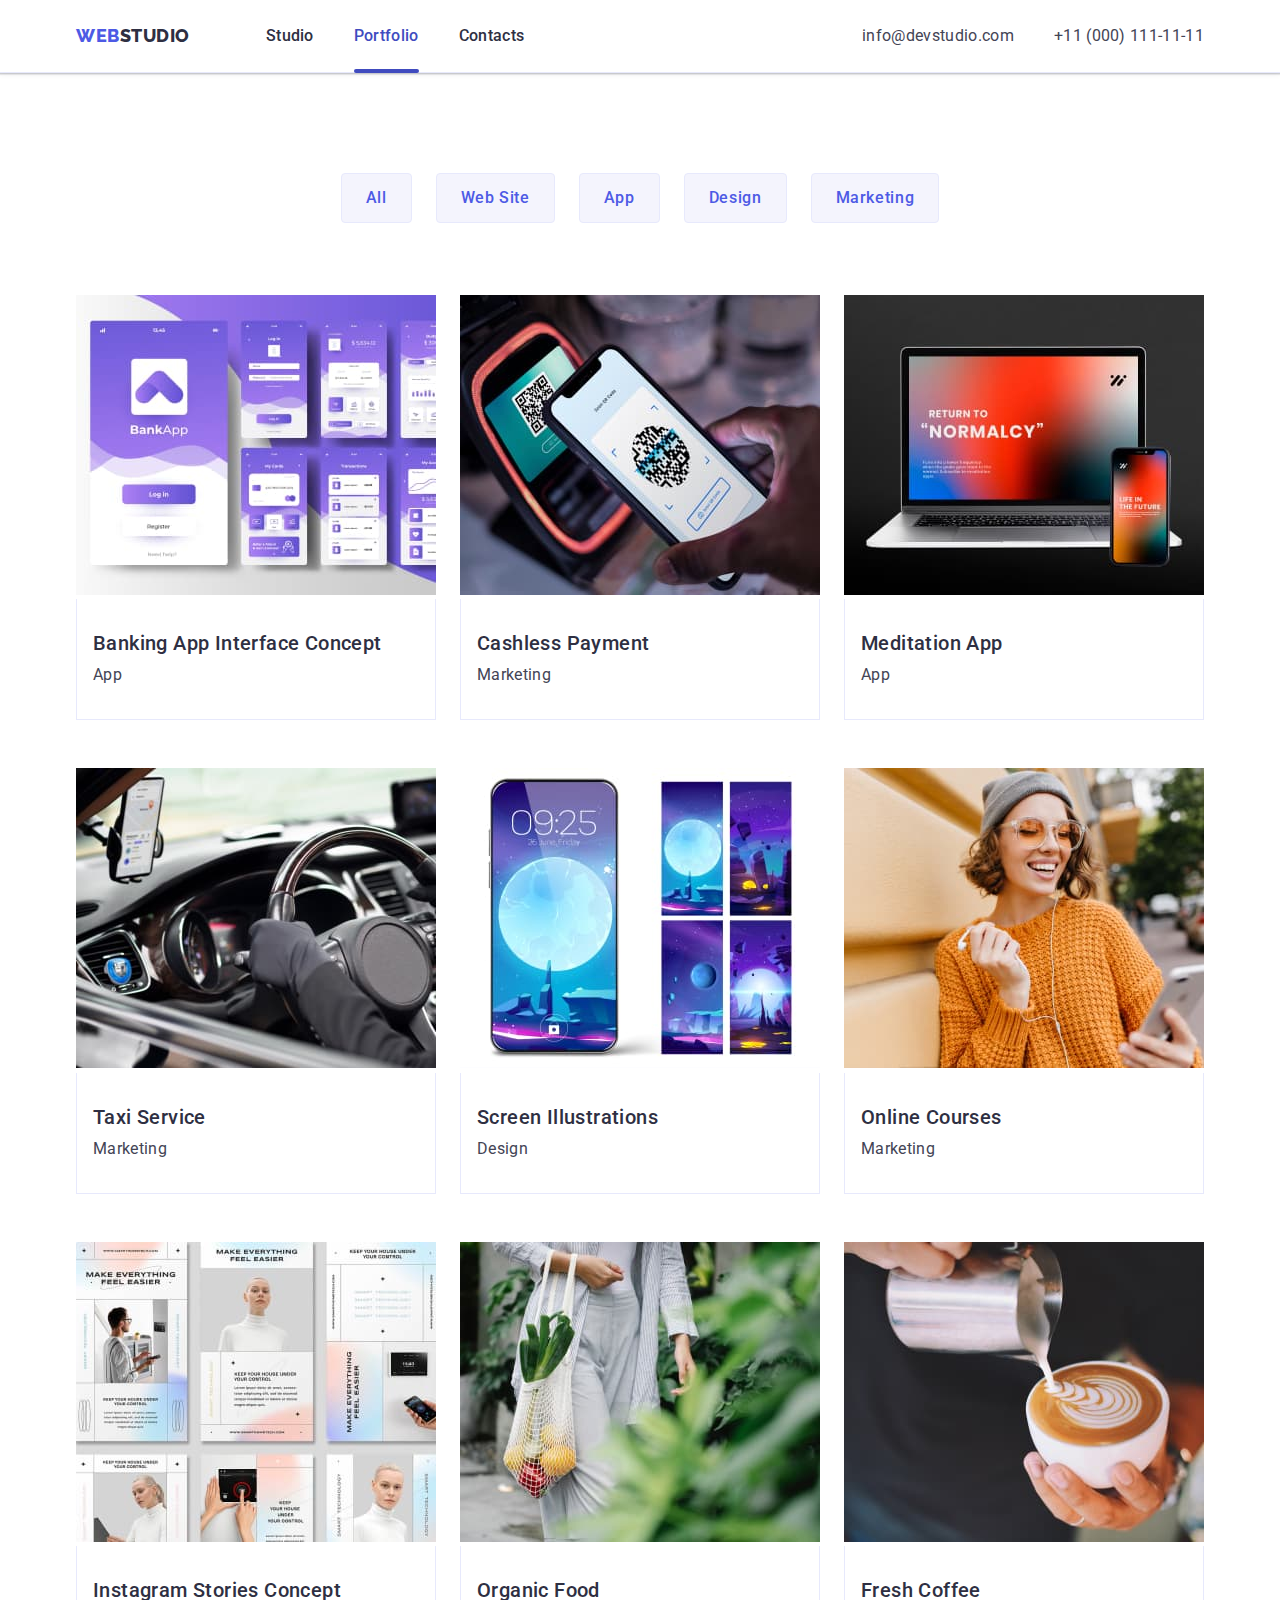
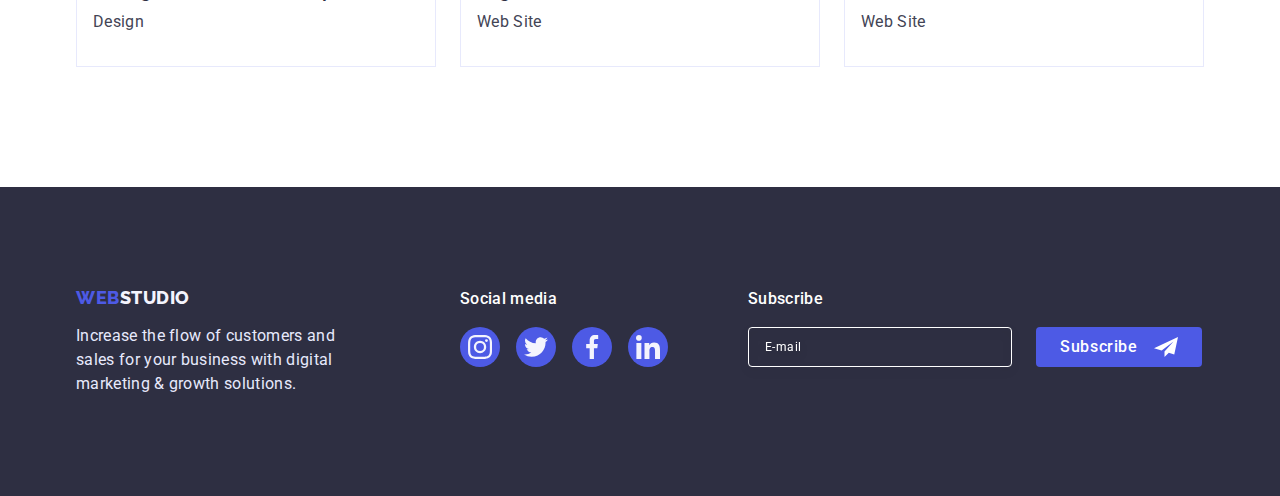
<file: portfolio.html>
<!DOCTYPE html>
<html lang="en">
<head>
    <meta charset="UTF-8">
    <meta http-equiv="X-UA-Compatible" content="IE=edge">
    <meta name="viewport" content="width=device-width, initial-scale=1.0">
    <title>Portfolio</title>
    <link rel="preconnect" href="https://fonts.googleapis.com">
    <link rel="preconnect" href="https://fonts.gstatic.com" crossorigin>
    <link href="https://fonts.googleapis.com/css2?family=Raleway:wght@800&family=Roboto:wght@400;500;700;900&display=swap" rel="stylesheet">

    <link rel="stylesheet" href="https://cdnjs.cloudflare.com/ajax/libs/modern-normalize/1.1.0/modern-normalize.min.css">

    <link rel="stylesheet" href="./css/styles.css">
</head>
<body>

    <!-- Page Header -->
    
    <header class="header">

        <div class="header-container container">
            <nav class="site-nav">
                <a href="./index.html" class="header-logo link">Web<span class="logo-studio">Studio</span></a>
                <ul class="site-nav-list list">
                    <li class="site-nav-item"><a href="./index.html" class="site-nav-link link">Studio</a></li>
                    <li class="site-nav-item"><a href="./portfolio.html" class="site-nav-link link current">Portfolio</a></li>
                    <li class="site-nav-item"><a href="#" class="site-nav-link link">Contacts</a></li>
                </ul>
            </nav>
            <address class="site-address">
                <ul class="site-address-list list">
                    <li class="site-address-item"><a href="mailto:info@devstudio.com" class="site-address-link link">info@devstudio.com</a></li>
                    <li class="site-address-item"><a href="tel:+110001111111" class="site-address-link link">+11 (000) 111-11-11</a></li>
                </ul>
            </address>
            <button type="button" class="mobile-menu-open js-open-menu">
                <svg class="mobile-menu-open-icon" width="32" height="22">
                    <use href="./images/icon.svg#burger-icon"></use>
                </svg>
            </button>
        </div>
    </header>

    <!-- Page Main -->

    <main>

        <section class="portfolio">
            <div class="container">
                <h1 class="visually-hidden">Portfolio</h1>
                <ul class="portfolio-nav list">
                    <li class="portfolio-nav-item"><button type="button" class="portfolio-button">All</button></li>
                    <li class="portfolio-nav-item"><button type="button" class="portfolio-button">Web Site</button></li>
                    <li class="portfolio-nav-item"><button type="button" class="portfolio-button">App</button></li>
                    <li class="portfolio-nav-item"><button type="button" class="portfolio-button">Design</button></li>
                    <li class="portfolio-nav-item"><button type="button" class="portfolio-button">Marketing</button></li>
                </ul>

                <ul class="portfolio-content list">
                    <li class="portfolio-content-item">
                        <a href="#" rel="noreferrer noopener" class="portfolio-link link">
                            <div class="card-list-img-wrapper">
                                <img src="./images/portfolio/port-1.jpg" alt="img" width="360" class="portfolio-image">
                                <p class="overlay text">
                                    14 Stylish and User-Friendly App Design Concepts · Task Manager App · 
                                    Calorie Tracker App · Exotic Fruit Ecommerce App · Cloud Storage App
                                </p>
                            </div>
                            <div class="portfolio-card-content">
                                <h2 class="portfolio-title">Banking App Interface Concept</h2>
                                <p class="text">App</p>
                            </div>
                        </a>
                    </li>
                    <li class="portfolio-content-item">
                        <a href="#" rel="noreferrer noopener" class="portfolio-link link">
                            <div class="card-list-img-wrapper">
                                <img src="./images/portfolio/port-2.jpg" alt="img" width="360" class="portfolio-image">
                                <p class="overlay text">
                                    14 Stylish and User-Friendly App Design Concepts · Task Manager App · 
                                    Calorie Tracker App · Exotic Fruit Ecommerce App · Cloud Storage App
                                </p>
                            </div>
                            <div class="portfolio-card-content">
                                <h2 class="portfolio-title">Cashless Payment</h2>
                                <p class="text">Marketing</p>
                            </div>
                        </a>
                    </li>
                    <li class="portfolio-content-item">
                        <a href="#" rel="noreferrer noopener" class="portfolio-link link">
                            <div class="card-list-img-wrapper">
                                <img src="./images/portfolio/port-3.jpg" alt="img" width="360" class="portfolio-image">
                                <p class="overlay text">
                                    14 Stylish and User-Friendly App Design Concepts · Task Manager App · 
                                    Calorie Tracker App · Exotic Fruit Ecommerce App · Cloud Storage App
                                </p>
                            </div>
                            <div class="portfolio-card-content">
                                <h2 class="portfolio-title">Meditation App</h2>
                                <p class="text">App</p>
                            </div>
                        </a>
                    </li>
                    <li class="portfolio-content-item">
                        <a href="#" rel="noreferrer noopener" class="portfolio-link link">
                            <div class="card-list-img-wrapper">
                                <img src="./images/portfolio/port-4.jpg" alt="img" width="360" class="portfolio-image">
                                <p class="overlay text">
                                    14 Stylish and User-Friendly App Design Concepts · Task Manager App · 
                                    Calorie Tracker App · Exotic Fruit Ecommerce App · Cloud Storage App
                                </p>
                            </div>
                            <div class="portfolio-card-content">
                                <h2 class="portfolio-title">Taxi Service</h2>
                                <p class="text">Marketing</p>
                            </div>
                        </a>
                    </li>
                    <li class="portfolio-content-item">
                        <a href="#" rel="noreferrer noopener" class="portfolio-link link">
                            <div class="card-list-img-wrapper">
                                <img src="./images/portfolio/port-5.jpg" alt="img" width="360" class="portfolio-image">
                                <p class="overlay text">
                                    14 Stylish and User-Friendly App Design Concepts · Task Manager App · 
                                    Calorie Tracker App · Exotic Fruit Ecommerce App · Cloud Storage App
                                </p>
                            </div>
                            <div class="portfolio-card-content">
                                <h2 class="portfolio-title">Screen Illustrations</h2>
                                <p class="text">Design</p>
                            </div>
                        </a>
                    </li>
                    <li class="portfolio-content-item">
                        <a href="#" rel="noreferrer noopener" class="portfolio-link link">
                            <div class="card-list-img-wrapper">
                                <img src="./images/portfolio/port-6.jpg" alt="img" width="360" class="portfolio-image">
                                <p class="overlay text">
                                    14 Stylish and User-Friendly App Design Concepts · Task Manager App · 
                                    Calorie Tracker App · Exotic Fruit Ecommerce App · Cloud Storage App
                                </p>
                            </div>
                            <div class="portfolio-card-content">
                                <h2 class="portfolio-title">Online Courses</h2>
                                <p class="text">Marketing</p>
                            </div>
                        </a>
                    </li>
                    <li class="portfolio-content-item">
                        <a href="#" rel="noreferrer noopener" class="portfolio-link link">
                            <div class="card-list-img-wrapper">
                                <img src="./images/portfolio/port-7.jpg" alt="img" width="360" class="portfolio-image">
                                <p class="overlay text">
                                    14 Stylish and User-Friendly App Design Concepts · Task Manager App · 
                                    Calorie Tracker App · Exotic Fruit Ecommerce App · Cloud Storage App
                                </p>
                            </div>
                            <div class="portfolio-card-content">
                                <h2 class="portfolio-title">Instagram Stories Concept</h2>
                                <p class="text">Design</p>
                            </div>
                        </a>
                    </li>
                    <li class="portfolio-content-item">
                        <a href="#" rel="noreferrer noopener" class="portfolio-link link">
                            <div class="card-list-img-wrapper">
                                <img src="./images/portfolio/port-8.jpg" alt="img" width="360" class="portfolio-image">
                                <p class="overlay text">
                                    14 Stylish and User-Friendly App Design Concepts · Task Manager App · 
                                    Calorie Tracker App · Exotic Fruit Ecommerce App · Cloud Storage App
                                </p>
                            </div>
                            <div class="portfolio-card-content">
                                <h2 class="portfolio-title">Organic Food</h2>
                                <p class="text">Web Site</p>
                            </div>
                        </a>
                    </li>
                    <li class="portfolio-content-item">
                        <a href="#" rel="noreferrer noopener" class="portfolio-link link">
                            <div class="card-list-img-wrapper">
                                <img src="./images/portfolio/port-9.jpg" alt="img" width="360" class="portfolio-image">
                                <p class="overlay text">
                                    14 Stylish and User-Friendly App Design Concepts · Task Manager App · 
                                    Calorie Tracker App · Exotic Fruit Ecommerce App · Cloud Storage App
                                </p>
                            </div>
                            <div class="portfolio-card-content">
                                <h2 class="portfolio-title">Fresh Coffee</h2>
                                <p class="text">Web Site</p>
                            </div>
                        </a>
                    </li>
                </ul>
            </div>
        </section>

    </main>

    <!-- Page Footer -->

    <footer class="footer">
        <div class="footer-container  container">
            <div class="footer-content">
                <a href="./index.html" class="footer-logo link">Web<span class="footer-studio">Studio</span></a>
                <p class="footer-text text">
                    Increase the flow of customers and sales 
                    for your business with digital marketing & growth solutions.
                </p>
            </div>
            <div class="footer-social">
                <p class="footer-social-text text">Social media</p>
                <ul class="footer-social-list list">
                    <li class="footer-social-item">
                        <a href="#" class="footer-social-link link">
                            <svg class="footer-social-icon" width="24" height="24">
                                <use href="./images/icon.svg#instagram"></use>
                            </svg>
                        </a>
                    </li>
                    <li class="footer-social-item">
                        <a href="#" class="footer-social-link link">
                            <svg class="footer-social-icon" width="24" height="24">
                                <use href="./images/icon.svg#twitter"></use>
                            </svg>
                        </a>
                    </li>
                    <li class="footer-social-item">
                        <a href="#" class="footer-social-link link">
                            <svg class="footer-social-icon" width="24" height="24">
                                <use href="./images/icon.svg#facebook"></use>
                            </svg>
                        </a>
                    </li>
                    <li class="footer-social-item">
                        <a href="#" class="footer-social-link link">
                            <svg class="footer-social-icon" width="24" height="24">
                                <use href="./images/icon.svg#linkedin"></use>
                            </svg>
                        </a>
                    </li>
                </ul>
            </div>
            <div class="footer-form-wrapper">
                <p class="footer-social-text text">Subscribe</p>
                <form class="footer-form">
                    <input type="email" class="footer-form-input" name="user_email" placeholder="E-mail" required>
                    <button type="submit" class="footer-form-btn">
                        Subscribe
                        <svg class="footer-form-btn-icon" width="24" height="24">
                            <use href="./images/icon.svg#telegram"></use>
                        </svg>
                    </button>
                </form>
            </div>
        </div>
    </footer>

    <!-- MOBILE MENU -->

    <div class="mobile-menu js-menu-container">
        <div class="container menu-container">
            <button type="button" class="mobile-close-btn js-close-menu">
                <svg class="mobile-close-btn-icon" width="8" height="8">
                    <use href="./images/icon.svg#close-modal"></use>
                </svg>
            </button>
            <nav class="mobile-menu-nav">
                <ul class="mobile-menu-nav-list list">
                    <li class="mobile-nav-item"><a href="./index.html" class="mobile-nav-link link">Studio</a></li>
                    <li class="mobile-nav-item"><a href="./portfolio.html" class="mobile-nav-link link current">Portfolio</a></li>
                    <li class="mobile-nav-item"><a href="#" class="mobile-nav-link link">Contacts</a></li>
                </ul>
            </nav>
            <address class="mobile-menu-address">
                <ul class="mobile-menu-address-list list">
                    <li class="mobile-address-item"><a href="tel:+110001111111" class="mobile-address-link-number link">+11 (000) 111-11-11</a></li>
                    <li class="mobile-address-item"><a href="mailto:info@devstudio.com" class="mobile-address-link link">info@devstudio.com</a></li>
                </ul>
            </address>
            <ul class="mobile-social-list list">
                <li class="social-list-item">
                    <a href="#" target="_blank" rel="noopener noreferrer" class="social-list-link link">
                        <svg class="social-list-icon" width="16" height="16">
                            <use href="./images/icon.svg#instagram"></use>
                        </svg>
                    </a>
                </li>
                <li class="social-list-item">
                    <a href="#" target="_blank" rel="noopener noreferrer" class="social-list-link link">
                        <svg class="social-list-icon" width="16" height="16">
                            <use href="./images/icon.svg#twitter"></use>
                        </svg>
                    </a>
                </li>
                <li class="social-list-item">
                    <a href="#" target="_blank" rel="noopener noreferrer" class="social-list-link link">
                        <svg class="social-list-icon" width="16" height="16">
                            <use href="./images/icon.svg#facebook"></use>
                        </svg>
                    </a>
                </li>
                <li class="social-list-item">
                    <a href="#" target="_blank" rel="noopener noreferrer" class="social-list-link link">
                        <svg class="social-list-icon" width="16" height="16">
                            <use href="./images/icon.svg#linkedin"></use>
                        </svg>
                    </a>
                </li>
            </ul>
        </div>
    </div>

    <script src="./js/mobile-menu.js"></script>
    
</body>
</html>
</file>
<file: css/styles.css>
:root {
    --primary-text-color:  #434455;
    --title-text-color: #2E2F42;
    --accent-color:  #404BBF;
    --primary-white-color: #FFFFFF;
    --iris-color: #4D5AE5;
    --cloud-color: #F4F4FD;
    --green: #31d0aa;
    --light-slate: #8E8F99;
    --cornflower: #E7E9FC;
    --icon: #AFB1B8;
    --diary: #FCFCFC;
    --transition-dur-and-func: 250ms cubic-bezier(0.4, 0, 0.2, 1);

    --items: 4;
    --column-indent: 30px;
}

body {
    background-color: var(--primary-white-color);
    color: var(--primary-text-color);

    font-family: Roboto, sans-serif;
    font-size: 16px;
}

h1,
h2,
h3, 
h4, 
h5, 
h6, 
p, 
ul {
    margin: 0;
    padding: 0;
}

img {
    display: block;
    max-width: 100%;
    height: auto;
}

button {
    font-family: inherit;
    color: currentColor;
    cursor: pointer;
}

.visually-hidden {
    position: absolute;
    white-space: nowrap;
    width: 1px;
    height: 1px;
    overflow: hidden;
    border: 0;
    padding: 0;
    clip: rect(0 0 0 0);
    clip-path: inset(50%);
    margin: -1px;
}


.list {
    list-style: none;
}

.link {
    text-decoration: none;
    color: currentColor;
}

.text {
    line-height: 1.5;
    letter-spacing: 0.02em;
    /* color: var(--primary-text-color); */
}

.container {
    min-width: 320px;
    max-width: 426px;
    margin-left: auto;
    margin-right: auto;
    padding-left: 15px;
    padding-right: 15px;
}

@media screen and (min-width: 768px) {
    .container {
        max-width: 766px;
    }
}

@media screen and (min-width: 1158px) {
    .container {
        max-width: 1158px;
    }
}

.section {
    padding-top: 96px;
    padding-bottom: 96px;
}

@media screen and (min-width: 1158px) {
    .section {
        padding-top: 120px;
        padding-bottom: 120px;
    }
}

/* HEADER */

@media screen and (max-width: 768px) {
    .site-nav-list, .site-address {
        display: none;
    }
}

@media screen and (min-width: 768px) {
    .mobile-menu-open {
        display: none;
    }
}

.header-logo, .footer-logo {
    font-family: 'Raleway', sans-serif;
    font-weight: 800;
    font-size: 18px;
    line-height: 1.17;
    letter-spacing: 0.03em;
    text-transform: uppercase;
    color: var(--iris-color);

    /* margin-left: 156px; */
}

.header-logo {
    display: block;
    padding-top: 24px;
    padding-bottom: 22px;
}

.logo-studio {
    color: var(--title-text-color);
}

.site-nav-link {
    font-weight: 500;
    color: var(--title-text-color);
    text-decoration: none;
    line-height: 1.5;
    letter-spacing: 0.02em;
}

.header {
    border-bottom: 1px solid var(--cornflower);
    box-shadow: 0px 2px 1px rgba(46, 47, 66, 0.08), 
    0px 1px 1px rgba(46, 47, 66, 0.16), 
    0px 1px 6px rgba(46, 47, 66, 0.08);
}

.header-container {
    display: flex;
    justify-content: space-between;
    align-items: center;
}

.site-nav-list {
    margin-left: 76px;
}


.site-nav-link {
    display: block;
    padding-top: 24px;
    padding-bottom: 24px;

    transition: color var(--transition-dur-and-func);
}

.site-nav-link:hover,
.site-nav-link:focus {
    color: var(--accent-color);
}

.site-nav-link {
    position: relative;
}

.site-nav .current::after {
    content: "";

    position: absolute;
    left: 0;
    bottom: -1px;
    width: 100%;
    height: 4px;

    border-radius: 2px;
    background-color: var(--accent-color);
}

.site-address {
    font-style: normal;
    margin-left: auto;
}

.site-address-link {
    color: var(--primary-text-color);
    text-decoration: none;
    font-size: 12px;
    line-height: 1.17;
    letter-spacing: 0.04em;
}

.site-address-link:hover,
.site-address-link:focus {
    color: var(--accent-color);
}

.mobile-menu-open-icon {
    fill: var(--title-text-color);
    stroke: var(--title-text-color);
}

.mobile-menu-open {
    background-color: transparent;
    border: none;
    padding: 0;
    line-height: 0;
}

.mobile-menu {
    position: fixed;
    top: 0;
    left: 0;
    z-index: 100;
    width: 100vw;
    height: 100vh;

    background-color: var(--primary-white-color);
    box-shadow: 0px 2px 1px rgba(46, 47, 66, 0.08), 
    0px 1px 1px rgba(46, 47, 66, 0.16), 
    0px 1px 6px rgba(46, 47, 66, 0.08);

    transform: translateX(100%);
    visibility: hidden;
    pointer-events: none;

    transition: transform var(--transition-dur-and-func),
    visibility var(--transition-dur-and-func);
}

.mobile-menu.is-open {
    transform: translateX(0);
    visibility: visible;
    pointer-events: all;
}

.menu-container {
    display: flex;
    flex-direction: column;
    height: 100%;

    padding-top: 80px;
    padding-left: 40px;
    padding-bottom: 40px;
    padding-right: 30px;
}

.mobile-menu-nav {
    margin-bottom: auto;
}

.mobile-close-btn {
    position: absolute;
    top: 24px;
    right: 15px;

    display: flex;
    justify-content: center;
    align-items: center;
    width: 24px;
    height: 24px;
    padding: 0;

    background-color: var(--primary-white-color);
    border: 1px solid rgba(0, 0, 0, 0.1);
    border-radius: 50%;
    
    transition: background-color var(--transition-dur-and-func),
    border-color var(--transition-dur-and-func);
}


.mobile-nav-link {
    font-weight: 700;
    font-size: 36px;
    line-height: 1.11;
    color: var(--title-text-color);
    letter-spacing: 0.02em;
    text-transform: capitalize;
}

.current {
    color: var(--accent-color);
}

.mobile-nav-item:not(:last-child),
.mobile-address-item:not(:last-child) {
    margin-bottom: 40px;
}

.mobile-address-link-number {
    font-weight: 700;
    font-size: 36px;
    line-height: 1.11;
    color: var(--iris-color);
    letter-spacing: 0.02em;
    text-transform: capitalize;
    font-style: normal;
}

.mobile-address-link {
    font-weight: 500;
    font-size: 20px;
    line-height: 1.2;

    letter-spacing: 0.02em;
    font-style: normal;
}

.mobile-menu-address {
    margin-bottom: 48px;
}

.mobile-social-list {
    display: flex;
    gap: 56px;
}

@media screen and (min-width: 320px) and (max-width: 427px) {
    .mobile-social-list {
        gap: 35px;
    }
}

@media screen and (min-width: 768px) {
    .header-logo {
        padding-bottom: 24px;
    }

    .site-nav {
        display: flex;
        align-items: center;
    }
    
    .site-nav-list {
        display: flex;
        gap: 40px;
    }
}

@media screen and (min-width: 768px) and (max-width: 1158px) {
    .site-address-item:not(:last-child) {
        margin-bottom: 12px;
    }
}

@media screen and (min-width: 1158px) {
    .site-address-link {
        font-size: 16px;
        line-height: 1.5;
        letter-spacing: 0.02em;
    }

    .site-address-list {
        display: flex;
        gap: 40px;
    }
}

/* HERO SECTION */

.hero {
    background-color: var(--title-text-color);
    text-align: center;

    max-width: 428px;
    margin-left: auto;
    margin-right: auto;
    padding-bottom: 112px;
    padding-top: 112px;
    background-image: linear-gradient(
        rgba(46, 47, 66, 0.7),
        rgba(46, 47, 66, 0.7)
    ), 
    url(../images/hero/hero-img-mobile.jpg);
    background-repeat: no-repeat;
    background-size: cover;
    background-position: center;
}


@media screen and (min-device-pixel-ratio: 2),
    screen and (min-resolution: 192dpi),
    screen and (min-resolution: 2dppx) {
        .hero {
            background-image: linear-gradient(
                rgba(46, 47, 66, 0.7),
                rgba(46, 47, 66, 0.7)
            ),
            url(../images/hero/hero-img-mobile@2x.jpg);
        }
    }

.hero-head {
    font-weight: 700;
    font-size: 36px;
    line-height: 1.11;
    color: var(--primary-white-color);
    letter-spacing: 0.02em;
    text-transform: capitalize;
    margin-left: auto;
    margin-right: auto;
    margin-bottom: 72px;
    width: 320px;
}

.hero-button {
    background-color: var(--iris-color);
    box-shadow: 0px 4px 4px rgba(0, 0, 0, 0.15);
    font-weight: 500;
    font-size: 16px;
    line-height: 1.5;
    letter-spacing: 0.04em;
    color: var(--primary-white-color);
    font-family: inherit;

    padding: 16px 32px;
    border-radius: 4px;
    border: transparent;

    transition: background-color var(--transition-dur-and-func);
}

.hero-button:hover,
.hero-button:focus {
    background-color: var(--accent-color);
}

@media screen and (min-width: 768px) {
    .hero {
        max-width: 768px;
        background-image: linear-gradient(
            rgba(46, 47, 66, 0.7),
            rgba(46, 47, 66, 0.7)
        ), 
        url(../images/hero/hero-img-tablet.jpg);
    }

    @media screen and (min-device-pixel-ratio: 2),
    screen and (min-resolution: 192dpi),
    screen and (min-resolution: 2dppx) {
        .hero {
            background-image: linear-gradient(
                rgba(46, 47, 66, 0.7),
                rgba(46, 47, 66, 0.7)
            ),
            url(../images/hero/hero-img-tablet@2x.jpg);
        }
    }
    
    .hero-head {
        font-size: 56px;
        line-height: 1.07;
        margin-bottom: 36px;
        width: 496px;
    }

}

@media screen and (min-width: 1158px) {
    .hero {
        max-width: 1440px;
        padding-top: 188px;
        padding-bottom: 188px;
        background-image: linear-gradient(
            rgba(46, 47, 66, 0.7),
            rgba(46, 47, 66, 0.7)
        ), 
        url(../images/hero/hero-img-desktop.jpg);
    }

    @media screen and (min-device-pixel-ratio: 2),
    screen and (min-resolution: 192dpi),
    screen and (min-resolution: 2dppx) {
        .hero {
            background-image: linear-gradient(
                rgba(46, 47, 66, 0.7),
                rgba(46, 47, 66, 0.7)
            ),
            url(../images/hero/hero-img-desktop@2x.jpg);
        }
    }
    
    .hero-head {
        margin-bottom: 48px;
    }

}

/* FEATURES SECTION */

.features-title {
    font-weight: 700;
    font-size: 36px;
    line-height: 1.11;
    letter-spacing: 0.02em;
    color: var(--title-text-color);
    text-align: center;

    margin-top: 0;
    margin-bottom: 8px;
}

.features-text {
    font-weight: 500;
}

.features-list {
    display: flex;
    flex-wrap: wrap;
    gap: 72px 24px;
}

.features-item:last-child {
    margin-bottom: 0;
}

.features-icon-block {
    background-color: var(--cloud-color);
    border-radius: 4px;
    display: flex;
    align-items: center;
    justify-content: center;
    height: 112px;
    margin-bottom: 8px;
}

@media screen and (max-width: 1158px) {
    .features-icon-block {
        display: none;
    }
}

@media screen and (min-width: 768px) {
    .features-item {
        width: calc((100% - 24px) / 2);
    }

    .features-title {
        text-align: start;
    }
}

@media screen and (min-width: 1158px) {
    .features-text {
        font-weight: 400;
    }

    .features-item {
        width: calc((100% - 3 * 24px) / 4);
    }

    .features-title {
        font-size: 20px;
        line-height: 1.2;
        font-weight: 500;
    }
}

/* ABOUT SECTION */

.about {
    padding-top: 0;
}

.about-list {
    display: flex;
    gap: 24px;
}

.about-item {
    width: calc((100% - 2 * 24px) / 3);
}

.about-head, .team-head, .customers-head {
    font-weight: 700;
    font-size: 36px;
    line-height: 1.11;
    letter-spacing: 0.02em;
    text-transform: capitalize;
    text-align: center;
    color: var(--title-text-color);

    margin-top: 0;
    margin-bottom: 72px;
}

@media screen and (max-width: 1158px) {
    .about {
        display: none;
    }
}

/* TEAM SECTION */

.team {
    background-color: var(--cloud-color);
    text-align: center;
}

.team-title, .portfolio-title {
    font-weight: 500;
    font-size: 20px;
    line-height: 1.2;
    letter-spacing: 0.02em;
    color: var(--title-text-color);

    margin-top: 0;
    margin-bottom: 8px;
}

.team-list {
    display: flex;
    flex-wrap: wrap;
    gap: 72px;
    justify-content: center;
}

.team-item {
    width: 264px;

    background-color: var(--primary-white-color);
    border-radius: 0px 0px 4px 4px;
    box-shadow: 0px 1px 6px rgba(46, 47, 66, 0.08), 
    0px 1px 1px rgba(46, 47, 66, 0.16), 
    0px 2px 1px rgba(46, 47, 66, 0.08);
}

.team-item-content-wrapper {
    padding: 32px 0;
    text-align: center;
}

.social-list {
    display: flex;
    justify-content: center;
    gap: 24px;
}

.social-list-item {
    width: calc((100% - 3 * 24px) / 4);
}

.team-text {
    margin-bottom: 8px;
}

.social-list-item {
    width: 40px;
    height: 40px;
}

.social-list-link {
    display: flex;
    width: 100%;
    height: 100%;
    border-radius: 50%;
    background-color: var(--iris-color);
    justify-content: center;
    align-items: center;

    transition: background-color var(--transition-dur-and-func);
}

.social-list-link:hover,
.social-list-link:focus {
    background-color: var(--accent-color);
}

.social-list-icon {
    fill: var(--cloud-color);
}

@media screen and (min-width: 428px) and (max-width: 1158px) {
    .team-container {
        width: 582px;
    }
}

@media screen and (min-width: 768px) {
    .team-list {
        gap: 64px 24px;
    }
}

@media screen and (min-width: 1158px) {
    
    .team-item {
        width: calc((100% - 3 * 24px) / 4);
    }
}

/* CUSTOMERS SECTION */

.customers-head {
    line-height: 1.1;
}

.customers-list {
    display: flex;
    flex-wrap: wrap;
    gap: 72px 16px;
}

.customers-list-item {
    width: calc((100% - 16px) / 2);
    height: 88px;
}

.customers-list-link {
    color: var(--icon);

    display: flex;
    width: 100%;
    height: 100%;
    border: 1px solid var(--light-slate);
    border-radius: 4px;
    justify-content: center;
    align-items: center;

    transition: border-color var(--transition-dur-and-func),
    color var(--transition-dur-and-func);
}

.customers-icon {
    fill: currentColor;
}

.customers-list-link:hover,
.customers-list-link:focus {
    border-color: var(--accent-color);
    color: var(--accent-color);
}

@media screen and (min-width: 428px) and (max-width: 1158px) {
    .customers-container {
        width: 582px;
    }
}

@media screen and (min-width: 768px) {
    .customers-list {
        gap: 72px 24px;
    }
    
    .customers-list-item {
        width: calc((100% - 2 * 24px) / 3);
    }
}

@media screen and (min-width: 1158px) {
    .customers-list-item {
        width: calc((100% - 5 * 24px) / 6);
    }
}

/* FOOTER */

.footer {
    background-color: var(--title-text-color);

    padding-top: 96px;
    padding-bottom: 96px;
}

.footer-studio {
    color: var(--cloud-color)
}

.footer-text {
    color: var(--cornflower);
}

.footer-social-text {
    color: var(--primary-white-color);
}

.footer-logo {
    display: block;
    margin-bottom: 16px;
    text-align: center;
}

.footer-text {
    width: 268px;
}

.footer-container {
    display: flex;
    flex-wrap: wrap;
    gap: 72px 24px;
    justify-content: center;
}

.footer-social {
    text-align: center;
}

.footer-social-text {
    font-weight: 500;

    margin-bottom: 16px;
}

.footer-social-list {
    display: flex;
    gap: 16px;
}

.footer-social-link {
    display: flex;
    width: 40px;
    height: 40px;
    border-radius: 50%;
    background-color: var(--iris-color);
    justify-content: center;
    align-items: center;

    transition: background-color var(--transition-dur-and-func);
}

.footer-social-icon {
    fill: var(--cloud-color);
}

.footer-social-link:hover,
.footer-social-link:focus {
    background-color: var(--green);
}

.footer-form {
    display: flex;
    flex-wrap: wrap;
    justify-content: center;
}

.footer-form-wrapper {
    text-align: center;
}

.footer-form-input {
    width: 100%;
    height: 40px;
    padding-left: 16px;
    margin-bottom: 16px;
    
    border: 1px solid var(--primary-white-color);
    filter: drop-shadow(0px 4px 4px rgba(0, 0, 0, 0.15));
    border-radius: 4px;
    color: var(--primary-white-color);
    background-color: transparent;
    outline: none;

    font-size: 12px;
    line-height: 2;
    letter-spacing: 0.04em;
}

.footer-form-input::placeholder {
    font-size: 12px;
    line-height: 2;
    letter-spacing: 0.04em;
    color: var(--primary-white-color);
}

.footer-form-btn {
    display: flex;
    justify-content: center;
    align-items: center;
    padding: 8px 24px;
    gap: 16px;

    background-color: var(--iris-color);
    border-radius: 4px;
    border: transparent;
    font-family: inherit;
    font-weight: 500;
    font-size: 16px;
    line-height: 1.5;
    letter-spacing: 0.04em;
    color: var(--primary-white-color);
    transition: background-color var(--transition-dur-and-func);
}

.footer-form-btn:hover,
.footer-form-btn:focus {
    background-color: var(--accent-color);
}

@media screen and (max-width: 768px) {
    .footer-form-wrapper {
        width: 100%;
    }
}

@media screen and (min-width: 428px) and (max-width: 1158px) {
    .footer-container {
        width: 582px;
    }
}

@media screen and (min-width: 768px) {
    .footer-container {
        flex-wrap: wrap;
        justify-content: flex-start;
        align-items: baseline;
    }

    .footer-social {
        text-align: start;
    }

    .footer-logo {
        text-align: start;
    }

    .footer-text {
        width: 264px;
    }

    .footer-form-wrapper {
        justify-content: flex-start;
        text-align: start;
    }

    .footer-form-input {
        width: 264px;
        margin-bottom: 0;
    }

    .footer-form {
        gap: 24px;
    }
}

@media screen and (min-width: 1158px) {
    .footer {
        padding-top: 100px;
        padding-bottom: 100px;
    }
    
    .footer-container {
        flex-wrap: nowrap;
        gap: 0;
    }

    .footer-content {
        margin-right: 120px;
        margin-bottom: 0;
    }

    .footer-social {
        margin-bottom: 0;
        margin-right: 80px;
    }
}

/* PORTFOLIO SECTION */

.portfolio-button {
    background-color: var(--cloud-color);
    font-weight: 500;
    font-size: 16px;
    line-height: 1.5;
    letter-spacing: 0.04em;
    color: var(--iris-color);
    font-family: inherit;

    padding: 12px 24px;
    border-radius: 4px;
    border: 1px solid #E7E9FC;

    transition: background-color var(--transition-dur-and-func),
    color var(--transition-dur-and-func),
    border-color var(--transition-dur-and-func),
    box-shadow var(--transition-dur-and-func);
}

.portfolio-button:hover,
.portfolio-button:focus {
    background-color: var(--accent-color);
    color: var(--primary-white-color);
    border-color: transparent;
    box-shadow: 0px 3px 1px rgba(0, 0, 0, 0.1), 
    0px 2px 1px rgba(0, 0, 0, 0.08), 
    0px 2px 2px rgba(0, 0, 0, 0.12);
}

.portfolio {
    padding-top: 48px;
    padding-bottom: 48px;
}

.portfolio-nav {
    display: flex;
    flex-wrap: wrap;
    gap: 16px 24px;
    margin-bottom: 48px;
}

.portfolio-content-item {
    margin-bottom: 48px;
}

.portfolio-content-item:last-child {
    margin-bottom: 0;
}

.portfolio-link:hover,
.portfolio-link:focus {
    box-shadow: 0px 1px 6px rgba(46, 47, 66, 0.08), 
    0px 1px 1px rgba(46, 47, 66, 0.16), 
    0px 2px 1px rgba(46, 47, 66, 0.08);
}

.portfolio-link {
    display: block;

    transition: box-shadow var(--transition-dur-and-func);
}

.portfolio-card-content {
    padding: 32px 16px;
    border-left: 1px solid #E7E9FC;
    border-bottom: 1px solid #E7E9FC;
    border-right: 1px solid #E7E9FC;
}

.card-list-img-wrapper {
    display: inline-block;
    position: relative;
    overflow: hidden;
}

.overlay {
    position: absolute;
    left: 0;
    top: 0;
    width: 100%;
    height: 100%;
    overflow: auto;
    transform: translate(0, 100%);
    transition: transform var(--transition-dur-and-func);

    padding: 40px 32px;
    color: var(--cloud-color);
    background-color: var(--iris-color);
}

.portfolio-link:hover .overlay,
.portfolio-link:focus .overlay {
    transform: translate(0, 0);
}

@media screen and (min-width: 768px) {
    .portfolio {
        padding-top: 64px;
        padding-bottom: 96px;
    }

    .portfolio-nav {
        flex-wrap: nowrap;
        gap: 24px;
        margin-bottom: 64px;
        justify-content: center;
    }

    .portfolio-content {
        display: flex;
        flex-wrap: wrap;
        gap: 72px 24px;
    }

    .portfolio-content-item {
        width: calc((100% - 24px) / 2);
        margin-bottom: 0;
    }
}

@media screen and (min-width: 1158px) {
    .portfolio {
        padding-top: 100px;
        padding-bottom: 120px;
    }

    .portfolio-nav {
        margin-bottom: 72px;
    }

    .portfolio-content {
        display: flex;
        flex-wrap: wrap;
        gap: 48px 24px;
    }

    .portfolio-content-item {
        width: calc((100% - 2 * 24px) / 3);
    }
}

/* BACKDROP */

.backdrop {
    position: fixed;
    left: 0;
    top: 0;
    width: 100%;
    height: 100%;
    z-index: 100;
    background-color: rgba(46, 47, 66, 0.4);

    transition: opacity var(--transition-dur-and-func),
    visibility var(--transition-dur-and-func);
}

.backdrop.is-hidden {
    opacity: 0;
    visibility: hidden;
    pointer-events: none;
}

.backdrop.is-hidden .modal {
    transform: translate(-50%, -50%) scale(1.1);
}

.modal {
    position: absolute;
    left: 50%;
    top: 50%;
    transform: translate(-50%, -50%) scale(1);
    width: 392px;
    min-height: 584px;
    padding-top: 72px;
    padding-bottom: 24px;
    padding-left: 24px;
    padding-right: 24px;

    background-color: var(--diary);
    box-shadow: 0px 1px 1px rgba(0, 0, 0, 0.14), 
    0px 1px 3px rgba(0, 0, 0, 0.12), 
    0px 2px 1px rgba(0, 0, 0, 0.2);
    border-radius: 4px;

    transition: transform var(--transition-dur-and-func);
}

.modal-close-btn {
    position: absolute;
    top: 24px;
    right: 24px;

    display: flex;
    justify-content: center;
    align-items: center;
    width: 24px;
    height: 24px;
    padding: 0;

    background-color: var(--cornflower);
    border: 1px solid rgba(0, 0, 0, 0.1);
    border-radius: 50%;
    
    transition: background-color var(--transition-dur-and-func),
    border-color var(--transition-dur-and-func);
}


.modal-close-btn-icon, .mobile-close-btn-icon {
    fill: currentColor;
    transition: color var(--transition-dur-and-func);
}

.modal-close-btn:hover,
.modal-close-btn:focus,
.mobile-close-btn:hover,
.mobile-close-btn:focus {
    background-color: var(--accent-color);
    border-color: transparent;
    color: var(--primary-white-color);
}

.modal-text {
    font-weight: 500;
    font-size: 16px;
    line-height: 1.5;
    text-align: center;
    letter-spacing: 0.02em;
    color: var(--title-text-color);

    margin-bottom: 16px;
}

.modal-form {
    display: flex;
    flex-direction: column;
}
.modal-form-field {
    margin-bottom: 8px;
}
.modal-form-field:nth-child(4) {
    margin-bottom: 16px;
}
.modal-form-input-desc {
    display: block;
    margin-bottom: 4px;

    font-size: 12px;
    line-height: 1.17;
    letter-spacing: 0.04em;
    color: var(--light-slate);
}

.modal-form-input-wrapper {
    position: relative;
}

.modal-form-input {
    width: 100%;
    height: 40px;
    border: 1px solid rgba(46, 47, 66, 0.4);
    border-radius: 4px;
    padding-left: 38px;
    
    transition: border-color var(--transition-dur-and-func);
}

.modal-form-input:focus,
.modal-form-message:focus {
    outline: none;
    border-color: var(--accent-color);
}

.modal-form-input-icon {
    position: absolute;
    top: 50%;
    left: 16px;
    fill: var(--title-text-color);
    transform: translate(0, -50%);
    pointer-events: none;

    transition: fill var(--transition-dur-and-func);
}

.modal-form-input:focus + .modal-form-input-icon {
    fill: var(--accent-color);
}

.modal-form-message {
    display: block;
    resize: none;
    padding: 8px 16px;
    width: 100%;
    height: 120px;

    border: 1px solid rgba(46, 47, 66, 0.4);
    border-radius: 4px;

    font-size: 12px;
    line-height: 1.17;
    letter-spacing: 0.04em;

    transition: border-color var(--transition-dur-and-func);
}

.modal-form-message::placeholder {
    font-size: 12px;
    line-height: 1.17;
    letter-spacing: 0.04em;
    color: rgba(46, 47, 66, 0.4);
}

.modal-form-check-icon {
    margin-right: 8px;
    cursor: pointer;
}

.modal-form-check-icon-checked {
    opacity: 0;
    transition: opacity var(--transition-dur-and-func);
}

.modal-form-check-icon-unchecked {
    transition: opacity var(--transition-dur-and-func);
}

.modal-form-check:checked + .modal-form-check-icon .modal-form-check-icon-checked {
    opacity: 1;
}

.modal-form-check:checked + .modal-form-check-icon .modal-form-check-icon-unchecked {
    opacity: 0;
}

.modal-form-check {
    appearance: none;
}

.modal-form-check-desc {
    display: flex;
    align-items: center;
    margin-bottom: 24px;

    font-size: 12px;
    line-height: 1.17;
    letter-spacing: 0.04em;
    color: var(--light-slate);
}

.user-policy-link {
    color: var(--iris-color);
}

.modal-form-submit {
    align-self: center;
    width: 169px;
    height: 56px;
    background-color: var(--iris-color);
    box-shadow: 0px 4px 4px rgba(0, 0, 0, 0.15);
    font-weight: 500;
    font-size: 16px;
    line-height: 1.5;
    letter-spacing: 0.04em;
    color: var(--primary-white-color);
    font-family: inherit;

    padding: 16px 32px;
    border-radius: 4px;
    border: transparent;

    transition: background-color var(--transition-dur-and-func);
}

.modal-form-submit:hover,
.modal-form-submit:focus {
    background-color: var(--accent-color);
}

@media screen and (min-width: 320px) and (max-width: 392px) {
    .modal {
        width: 320px;
    }
}

@media screen and (min-width: 768px) {
    .modal {
        width: 408px;
    }
}
</file>
